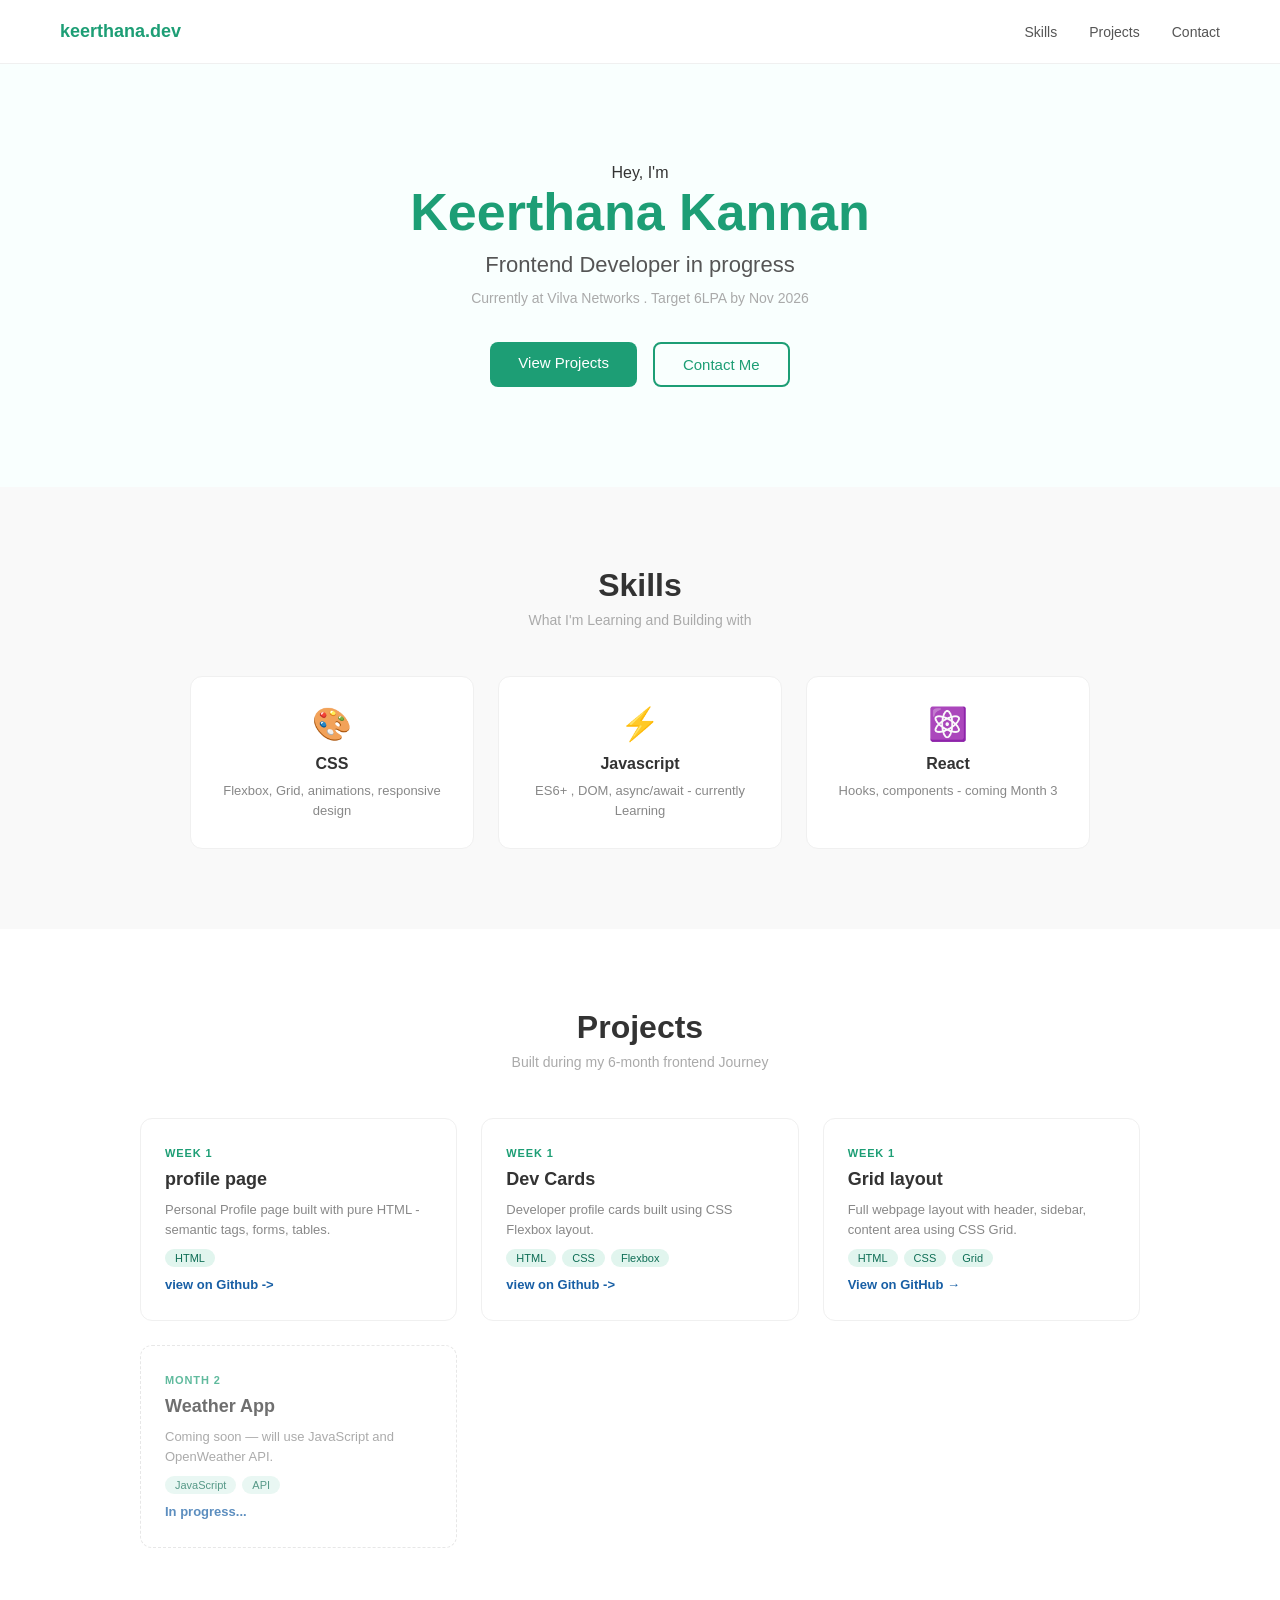
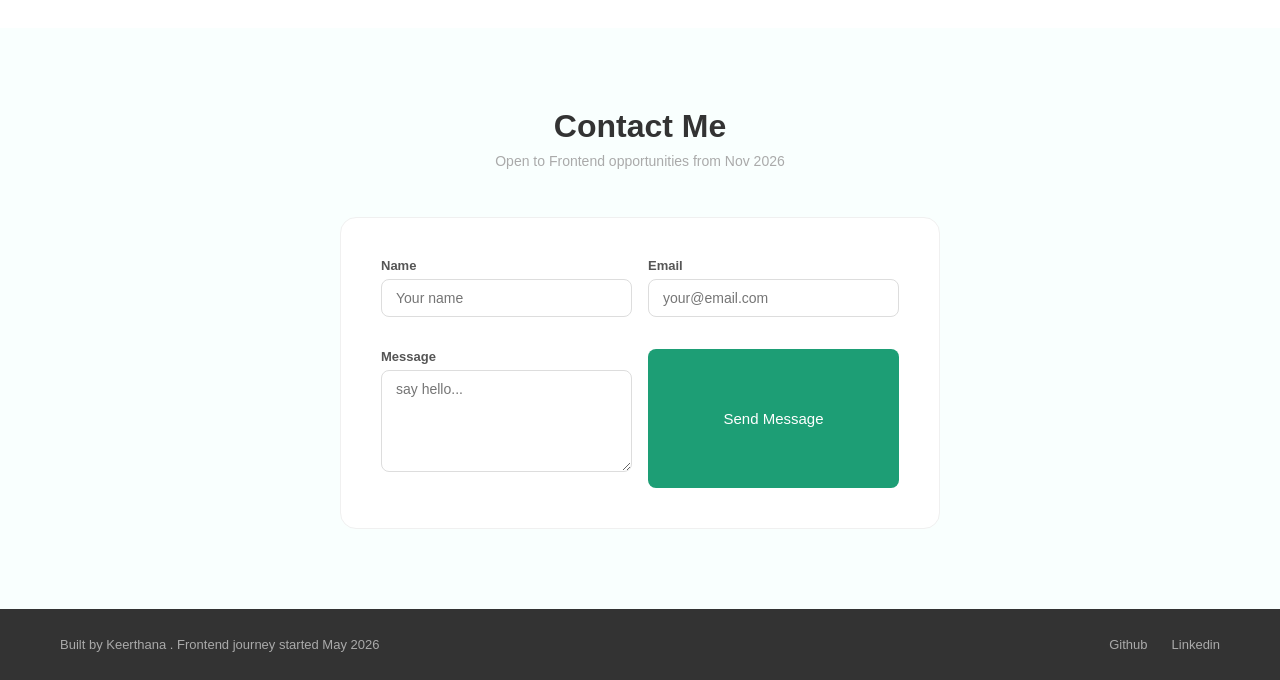
<file: Portfolio/index.html>
<!DOCTYPE html>
<html lang="en">

<head>
    <meta charset="UTF-8">
    <meta name="viewport" content="width=device-width, initial-scale=1.0">
    <title>Keerthana</title>
    <link rel="stylesheet" href="style.css">
</head>

<body>
    <nav class="nav">
        <div class="nav-logo">keerthana.dev</div>
        <div class="nav-links">
            <a href="#skills">Skills</a>
            <a href="#projects">Projects</a>
            <a href="#contact">Contact</a>
        </div>
    </nav>

    <section class="hero">
        <p>Hey, I'm</p>
        <h1>Keerthana Kannan</h1>
        <h2>Frontend Developer in progress</h2>
        <p class="hero-sub">Currently at Vilva Networks . Target 6LPA by Nov 2026</p>
        <div class="hero-btns">
            <a href="#projects" class="btn-primary">View Projects</a>
            <a href="#contact" class="btn-outline">Contact Me</a>
        </div>
    </section>

    <section class="skills" id="skills">
        <h2 class="section-title">Skills</h2>
        <p class="section-sub">What I'm Learning and Building with</p>
        <div class="skills-grid">
            <div class="skill-card">
                <div class="skill-icon">🎨</div>
                <h3>CSS</h3>
                <p>Flexbox, Grid, animations, responsive design</p>
            </div>

            <div class="skill-card">
                <div class="skill-icon">⚡</div>
                <h3>Javascript</h3>
                <p>ES6+ , DOM, async/await - currently Learning</p>
            </div>

            <div class="skill-card">
                <div class="skill-icon">⚛️</div>
                <h3>React</h3>
                <p>Hooks, components - coming Month 3</p>
            </div>


        </div>
    </section>

    <section class="projects" id="projects">
        <h2 class="section-title">Projects</h2>
        <p class="section-sub">Built during my 6-month frontend Journey</p>
        <div class="projects-grid">
            <div class="project-card">
                <div class="project-header">week 1</div>
                <h3>profile page</h3>
                <p>Personal Profile page built with pure HTML - semantic tags, forms, tables.</p>
                <div class="project-tags">
                    <span>HTML</span>
                </div>
                <a href="#" class="project-link">view on Github -></a>
            </div>

            <div class="project-card">
                <div class="project-header">Week 1</div>
                <h3>Dev Cards</h3>
                <p>Developer profile cards built using CSS Flexbox layout.</p>
                <div class="project-tags">
                    <span>HTML</span>
                    <span>CSS</span>
                    <span>Flexbox</span>
                </div>
                <a href="#" class="project-link">view on Github -></a>
            </div>

            <div class="project-card">
                <div class="project-header">Week 1</div>
                <h3>Grid layout</h3>
                <p>Full webpage layout with header, sidebar, content area using CSS Grid.</p>
                <div class="project-tags">
                    <span>HTML</span>
                    <span>CSS</span>
                    <span>Grid</span>
                </div>
                <a href="#" class="project-link">View on GitHub →</a>
            </div>

            <div class="project-card coming">
                <div class="project-header">Month 2</div>
                <h3>Weather App</h3>
                <p>Coming soon — will use JavaScript and OpenWeather API.</p>
                <div class="project-tags">
                    <span>JavaScript</span>
                    <span>API</span>
                </div>
                <a href="#" class="project-link">In progress...</a>
            </div>
        </div>
    </section>

    <section class="contact" id="contact">
        <h2 class="section-title">Contact Me</h2>
        <p class="section-sub">Open to Frontend opportunities from Nov 2026</p>
        <div class="contact-box">
            <form class="contact-from">
                <div class="form-row">
                    <div class="form-group">
                        <label>Name</label>
                        <input type="text" placeholder="Your name">
                    </div>

                    <div class="form-group">
                        <label>Email</label>
                        <input type="email" placeholder="your@email.com">
                    </div>

                    <div class="form-group">
                        <label>Message</label>
                        <textarea rows="5" placeholder="say hello..."></textarea>
                    </div>
                    <button type="submit">Send Message</button>
                </div>
            </form>
        </div>
    </section>

    <footer class="footer">
        <p>Built by Keerthana . Frontend journey started May 2026</p>
        <div class="footer-links">
            <a href="#">Github</a>
            <a href="#">Linkedin</a>
        </div>
    </footer>
</body>

</html>
</file>
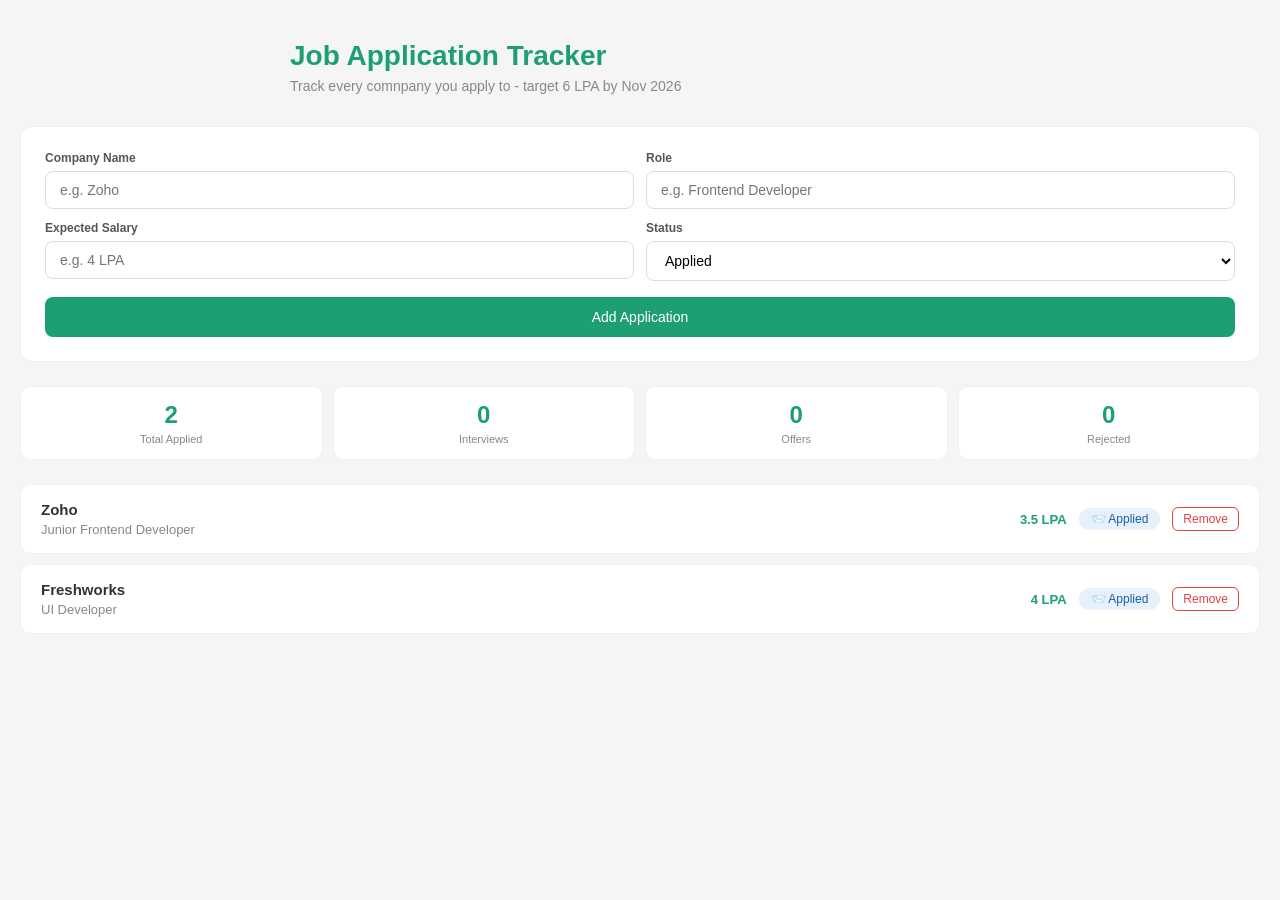
<file: job-tracker.html>
<!DOCTYPE html>
<html lang="en">

<head>
    <meta charset="UTF-8">
    <meta name="viewport" content="width=device-width, initial-scale=1.0">
    <title>Job Tracker</title>
    <style>
        * {
            margin: 0;
            padding: 0;
            box-sizing: border-box;
        }

        body {
            font-family: Arial, Helvetica, sans-serif;
            background-color: #f5f5f5;
            padding: 40px 20px;
        }

        .container {
            max-width: 700px;
            margin: 0 auto;
        }

        h1 {
            font-size: 28px;
            color: #1d9e75;
            margin-bottom: 6px;
        }

        .subtitle {
            font-size: 14px;
            color: #888888;
            margin-bottom: 32px;
        }

        .input-box {
            background: white;
            border-radius: 12px;
            padding: 24px;
            margin-bottom: 24px;
            border: 1px solid #f0f0f0;
        }

        .input-row {
            display: grid;
            grid-template-columns: 1fr 1fr;
            gap: 12px;
            margin-bottom: 12px;
        }

        .form-group {
            display: flex;
            flex-direction: column;
            gap: 6px;
        }

        label {
            font-size: 12px;
            font-weight: bold;
            color: #555555;
        }

        input,
        select {
            padding: 10px 14px;
            border: 1px solid #dddddd;
            border-radius: 8px;
            font-size: 14px;
            background: white;
        }

        input:focus,
        select:focus {
            outline: none;
            border-color: #1d9e75;
        }

        .add-btn {
            width: 100%;
            padding: 12px;
            background-color: #1d9e75;
            color: white;
            border: none;
            border-radius: 8px;
            font-size: 14px;
            cursor: pointer;
            margin-top: 4px;
        }

        .add-btn:hover {
            background-color: #0f6e56;
        }

        .stats {
            display: grid;
            grid-template-columns: repeat(4, 1fr);
            gap: 10px;
            margin-bottom: 24px;
        }

        .stat-card {
            background: white;
            border-radius: 10px;
            padding: 14px;
            text-align: center;
            border: 1px solid #f0f0f0;
        }

        .stat-number {
            font-size: 24px;
            font-weight: bold;
            color: #1d9e75;
        }

        .stat-label {
            font-size: 11px;
            color: #888888;
            margin-top: 4px;
        }

        .jobs-list {
            display: flex;
            flex-direction: column;
            gap: 10px;
        }

        .job-card {
            background: white;
            border-radius: 10px;
            padding: 16px 20px;
            border: 1px solid #f0f0f0;
            display: flex;
            justify-content: space-between;
            align-items: center;
            gap: 12px;
        }

        .job-info {
            flex: 1;
        }

        .job-company {
            font-size: 15px;
            font-weight: bold;
            color: #333333;
            margin-bottom: 4px;
        }

        .job-role {
            font-size: 13px;
            color: #888888;
        }

        .job-salary {
            font-size: 13px;
            color: #1d9e75;
            font-weight: bold;
        }

        .job-status {
            font-size: 12px;
            padding: 4px 12px;
            border-radius: 99px;
            font-weight: 500;
            white-space: nowrap;
        }

        .status-applied {
            background: #e6f1fb;
            color: #185fa5;
        }

        .status-interview {
            background: #faeeda;
            color: #854f0b;
        }

        .status-rejected {
            background: #fbeaf0;
            color: #993556;
        }

        .status-offer {
            background: #e1f5ee;
            color: #0f6e56;
        }

        .delete-btn {
            background: none;
            color: #dd4444;
            border: 1px solid #dd4444;
            padding: 4px 10px;
            border-radius: 6px;
            font-size: 12px;
            cursor: pointer;
            white-space: nowrap;
        }


        .delete-btn:hover {
            background: #dd4444;
            color: white;
        }

        .empty {
            text-align: center;
            color: #aaaaaa;
            font-size: 14px;
            padding: 40px;
            background: white;
            border-radius: 10px;
        }
    </style>
</head>

<body>
    <div class="container">
        <h1>Job Application Tracker</h1>
        <p class="subtitle">Track every comnpany you apply to - target 6 LPA by Nov 2026</p>
    </div>

    <div class="input-box">
        <div class="input-row">
            <div class="form-group">
                <label>Company Name</label>
                <input type="text" id="company-input" placeholder="e.g. Zoho">
            </div>
            <div class="form-group">
                <label>Role</label>
                <input type="text" id="role-input" placeholder="e.g. Frontend Developer">
            </div>
        </div>
        <div class="input-row">
            <div class="form-group">
                <label>Expected Salary</label>
                <input type="text" id="salary-input" placeholder="e.g. 4 LPA">
            </div>
            <div class="form-group">
                <label>Status</label>
                <select id="status-select">
                    <option value="applied">Applied</option>
                    <option value="interview">Interview</option>
                    <option value="offer">Offer</option>
                    <option value="rejected">Rejected</option>
                </select>
            </div>
        </div>
        <button class="add-btn" onclick="addJob()">Add Application</button>
    </div>

    <!-- Stats -->
    <div class="stats">
        <div class="stat-card">
            <div class="stat-number" id="total-count">0</div>
            <div class="stat-label">Total Applied</div>
        </div>
        <div class="stat-card">
            <div class="stat-number" id="interview-count">0</div>
            <div class="stat-label">Interviews</div>
        </div>
        <div class="stat-card">
            <div class="stat-number" id="offer-count">0</div>
            <div class="stat-label">Offers</div>
        </div>
        <div class="stat-card">
            <div class="stat-number" id="rejected-count">0</div>
            <div class="stat-label">Rejected</div>
        </div>
    </div>

    <!-- Jobs list -->
    <div class="jobs-list" id="jobs-list">
        <div class="empty">No applications yet. Start applying and track here!</div>
    </div>
    </div>


    <script>
        // Your job applications data
        let jobs = [
            { id: 1, company: "Zoho", role: "Junior Frontend Developer", salary: "3.5 LPA", status: "applied" },
            { id: 2, company: "Freshworks", role: "UI Developer", salary: "4 LPA", status: "applied" },
        ]

        // Render all jobs
        function renderJobs() {
            const list = document.getElementById("jobs-list")

            if (jobs.length === 0) {
                list.innerHTML = '<div class="empty">No applications yet. Start applying!</div>'
                updateStats()
                return
            }

            // Using map + arrow function to build HTML
            list.innerHTML = jobs.map(job => `
          <div class="job-card">
            <div class="job-info">
              <div class="job-company">${job.company}</div>
              <div class="job-role">${job.role}</div>
            </div>
            <div class="job-salary">${job.salary}</div>
            <span class="job-status status-${job.status}">
              ${job.status === "applied" ? "📨 Applied" :
                    job.status === "interview" ? "🔥 Interview" :
                        job.status === "offer" ? "✅ Offer" : "❌ Rejected"}
            </span>
            <button class="delete-btn" onclick="deleteJob(${job.id})">Remove</button>
          </div>
        `).join("")

            updateStats()
        }

        // Add new job using a function
        function addJob() {
            const company = document.getElementById("company-input").value.trim()
            const role = document.getElementById("role-input").value.trim()
            const salary = document.getElementById("salary-input").value.trim()
            const status = document.getElementById("status-select").value

            // Validation using if statement
            if (company === "" || role === "") {
                alert("Please enter company name and role!")
                return
            }

            const newJob = {
                id: Date.now(),
                company: company,
                role: role,
                salary: salary || "Not specified",
                status: status
            }

            jobs.push(newJob)

            // Clear inputs using a loop
            const inputs = ["company-input", "role-input", "salary-input"]
            inputs.forEach(id => {
                document.getElementById(id).value = ""
            })

            renderJobs()
        }

        // Delete job using filter
        function deleteJob(id) {
            jobs = jobs.filter(job => job.id !== id)
            renderJobs()
        }

        // Update stats using filter + loop
        function updateStats() {
            document.getElementById("total-count").textContent = jobs.length

            // Count each status using filter
            const statuses = ["interview", "offer", "rejected"]
            const ids = ["interview-count", "offer-count", "rejected-count"]

            for (let i = 0; i < statuses.length; i++) {
                const count = jobs.filter(job => job.status === statuses[i]).length
                document.getElementById(ids[i]).textContent = count
            }
        }

        // Enter key to add
        document.getElementById("company-input").addEventListener("keypress", (e) => {
            if (e.key === "Enter") addJob()
        })

        renderJobs()
    </script>
</body>

</html>
</file>
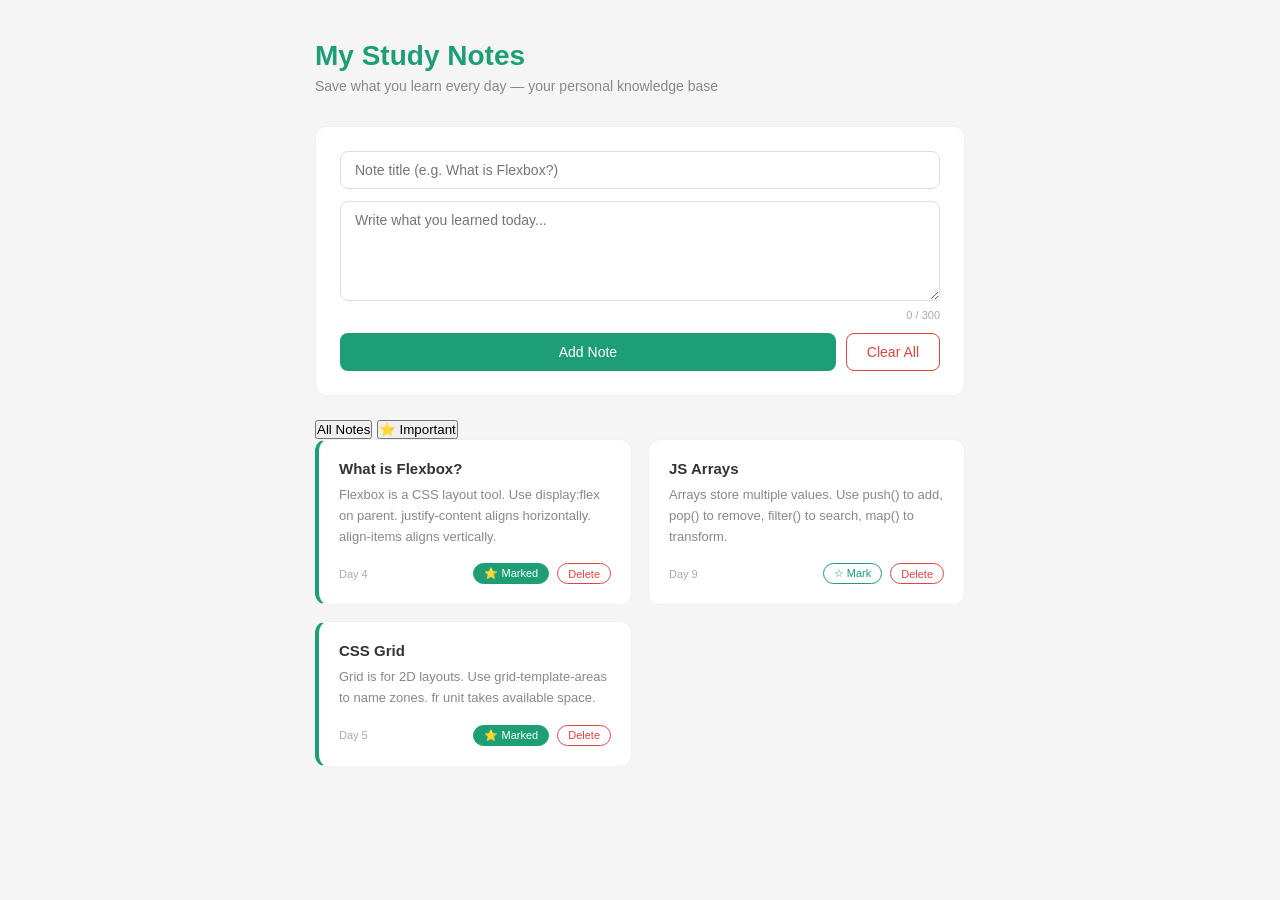
<file: notes.html>
<!DOCTYPE html>
<html lang="en">

<head>
    <meta charset="UTF-8">
    <meta name="viewport" content="width=device-width, initial-scale=1.0">
    <title>My Notes</title>
    <style>
        * {
            margin: 0;
            padding: 0;
            box-sizing: border-box;
        }

        body {
            font-family: Arial, Helvetica, sans-serif;
            background-color: #f5f5f5;
            padding: 40px 20px;
        }

        .container {
            max-width: 650px;
            margin: 0 auto;
        }

        h1 {
            font-size: 28px;
            color: #1d9e75;
            margin-bottom: 6px;
        }

        .subtitle {
            font-size: 14px;
            color: #888888;
            margin-bottom: 32px;
        }

        .input-box {
            background: white;
            border-radius: 12px;
            padding: 24px;
            margin-bottom: 24px;
            border: 1px solid #f0f0f0;
        }

        .input-box input {
            width: 100%;
            padding: 10px 14px;
            border: 1px solid #dddddd;
            border-radius: 8px;
            font-size: 14px;
            margin-bottom: 12px;
        }

        .input-box textarea {
            width: 100%;
            padding: 10px 14px;
            border: 1px solid #dddddd;
            border-radius: 8px;
            font-size: 14px;
            font-family: Arial, Helvetica, sans-serif;
            resize: vertical;
            min-height: 100px;
            margin-bottom: 12px;
        }

        input:focus,
        textarea:focus {
            outline: none;
            border-color: #1d9e75;
        }

        .btn-row {
            display: flex;
            gap: 10px;
        }

        .btn-add {
            flex: 1;
            padding: 10px;
            background: #1d9e75;
            color: white;
            border: none;
            border-radius: 8px;
            font-size: 14px;
            cursor: pointer;
        }

        .btn-add:hover {
            background: #0f6e56;
        }

        .btn-clear {
            padding: 10px 20px;
            background: white;
            color: #dd4444;
            border: 1px solid #dd4444;
            border-radius: 8px;
            font-size: 14px;
            cursor: pointer;
        }

        .btn-clear:hover {
            background: #dd4444;
            color: white;
        }

        .fliter-row {
            display: flex;
            gap: 8px;
            margin-bottom: 20px;
            flex-wrap: wrap;
        }

        .fliter-btn {
            padding: 6px 16px;
            border-radius: 99px;
            border: 1px solid #dddddd;
            background: white;
            font-size: 13px;
            color: #555555;
            cursor: pointer;
        }

        .fliter-btn.active {
            background: #1d9e75;
            border-color: #1d9e75;
            color: white;
        }

        .notes-grid {
            display: grid;
            grid-template-columns: repeat(auto-fill, minmax(280px, 1fr));
            gap: 16px;
        }

        .note-card {
            background: white;
            border-radius: 12px;
            padding: 20px;
            border: 1px solid #f0f0f0;
            position: relative;
            transition: transform 0.2s;
        }

        .note-card:hover {
            transform: translateY(-2px);
        }

        .note-card.important {
            border-left: 4px solid #1d9e75;
        }

        .note-title {
            font-size: 15px;
            font-weight: bold;
            color: #333333;
            margin-bottom: 8px;
        }

        .note-body {
            font-size: 13px;
            color: #888888;
            line-height: 1.6;
            margin-bottom: 16px;
        }

        .note-footer {
            display: flex;
            justify-content: space-between;
            align-items: center;
        }

        .note-date {
            font-size: 11px;
            color: #aaaaaa;
        }

        .note-actions {
            display: flex;
            gap: 8px;
        }

        .btn-important {
            font-size: 11px;
            padding: 3px 10px;
            border-radius: 99px;
            border: 1px solid #1d9e75;
            color: #1d9e75;
            background: white;
            cursor: pointer;
        }

        .btn-important.marked {
            background: #1d9e75;
            color: white;
        }

        .btn-delete {
            font-size: 11px;
            padding: 3px 10px;
            border-radius: 99px;
            border: 1px solid #dd4444;
            color: #dd4444;
            background: white;
            cursor: pointer;
        }

        .btn-delete:hover {
            background: #dd4444;
            color: white;
        }

        .empty {
            text-align: center;
            color: #aaaaaa;
            font-size: 14px;
            padding: 40px;
            background: white;
            border-radius: 12px;
            grid-column: 1 / -1;
        }

        .char-count {
            font-size: 11px;
            color: #aaaaaa;
            text-align: right;
            margin-top: -8px;
            margin-bottom: 12px;
        }

        .char-count.warning {
            color: #ba7517;
        }

        .char-count.danger {
            color: #dd4444;

        }
    </style>
</head>

<body>
    <div class="container">
        <h1>My Study Notes</h1>
        <p class="subtitle">Save what you learn every day — your personal knowledge base</p>

        <!-- Input -->
        <div class="input-box">
            <input type="text" id="note-title" placeholder="Note title (e.g. What is Flexbox?)">
            <textarea id="note-body" placeholder="Write what you learned today..."></textarea>
            <div class="char-count" id="char-count">0 / 300</div>
            <div class="btn-row">
                <button class="btn-add" id="add-btn">Add Note</button>
                <button class="btn-clear" id="clear-btn">Clear All</button>
            </div>
        </div>

        <!-- Filter buttons -->
        <div class="filter-row">
            <button class="filter-btn active" data-filter="all">All Notes</button>
            <button class="filter-btn" data-filter="important">⭐ Important</button>
        </div>

        <!-- Notes grid -->
        <div class="notes-grid" id="notes-grid"></div>
    </div>

    <script>
        // Data
        let notes = [
            {
                id: 1,
                title: "What is Flexbox?",
                body: "Flexbox is a CSS layout tool. Use display:flex on parent. justify-content aligns horizontally. align-items aligns vertically.",
                date: "Day 4",
                important: true
            },
            {
                id: 2,
                title: "JS Arrays",
                body: "Arrays store multiple values. Use push() to add, pop() to remove, filter() to search, map() to transform.",
                date: "Day 9",
                important: false
            },
            {
                id: 3,
                title: "CSS Grid",
                body: "Grid is for 2D layouts. Use grid-template-areas to name zones. fr unit takes available space.",
                date: "Day 5",
                important: true
            }
        ]

        let currentFilter = "all"

        // Get DOM elements using querySelector
        const titleInput = document.querySelector("#note-title")
        const bodyInput = document.querySelector("#note-body")
        const notesGrid = document.querySelector("#notes-grid")
        const charCount = document.querySelector("#char-count")
        const addBtn = document.querySelector("#add-btn")
        const clearBtn = document.querySelector("#clear-btn")

        // Render notes
        function renderNotes() {
            // Filter based on current filter
            let filteredNotes = notes

            if (currentFilter === "important") {
                filteredNotes = notes.filter(note => note.important)
            }

            if (filteredNotes.length === 0) {
                notesGrid.innerHTML = '<div class="empty">No notes here yet. Add your first note!</div>'
                return
            }

            // Build each note card using createElement
            notesGrid.innerHTML = ""

            filteredNotes.forEach(note => {
                // Create card element
                const card = document.createElement("div")
                card.className = "note-card"

                // Add important class if marked
                if (note.important) {
                    card.classList.add("important")
                }

                // Set inner HTML
                card.innerHTML = `
            <div class="note-title">${note.title}</div>
            <div class="note-body">${note.body}</div>
            <div class="note-footer">
              <span class="note-date">${note.date}</span>
              <div class="note-actions">
                <button class="btn-important ${note.important ? 'marked' : ''}"
                  onclick="toggleImportant(${note.id})">
                  ${note.important ? "⭐ Marked" : "☆ Mark"}
                </button>
                <button class="btn-delete" onclick="deleteNote(${note.id})">Delete</button>
              </div>
            </div>
          `

                // Append to grid using appendChild
                notesGrid.appendChild(card)
            })
        }

        // Add note
        function addNote() {
            const title = titleInput.value.trim()
            const body = bodyInput.value.trim()

            if (title === "" || body === "") {
                alert("Please fill in both title and note!")
                return
            }

            const newNote = {
                id: Date.now(),
                title: title,
                body: body,
                date: new Date().toLocaleDateString("en-IN"),
                important: false
            }

            notes.push(newNote)
            titleInput.value = ""
            bodyInput.value = ""
            charCount.textContent = "0 / 300"
            charCount.className = "char-count"

            renderNotes()
        }

        // Delete note
        function deleteNote(id) {
            notes = notes.filter(note => note.id !== id)
            renderNotes()
        }

        // Toggle important
        function toggleImportant(id) {
            notes = notes.map(note => {
                if (note.id === id) {
                    return { ...note, important: !note.important }
                }
                return note
            })
            renderNotes()
        }

        // Character counter using addEventListener
        bodyInput.addEventListener("input", function () {
            const count = bodyInput.value.length
            charCount.textContent = count + " / 300"

            // classList manipulation
            charCount.className = "char-count"
            if (count > 200) charCount.classList.add("warning")
            if (count > 270) charCount.classList.add("danger")
        })

        // Add button click
        addBtn.addEventListener("click", addNote)

        // Clear all
        clearBtn.addEventListener("click", function () {
            if (notes.length === 0) return
            const confirm = window.confirm("Delete all notes?")
            if (confirm) {
                notes = []
                renderNotes()
            }
        })

        // Enter key on title
        titleInput.addEventListener("keypress", function (e) {
            if (e.key === "Enter") {
                bodyInput.focus()
            }
        })

        // Filter buttons using querySelectorAll
        const filterBtns = document.querySelectorAll(".filter-btn")

        filterBtns.forEach(btn => {
            btn.addEventListener("click", function () {
                // Remove active from all
                filterBtns.forEach(b => b.classList.remove("active"))
                // Add active to clicked
                btn.classList.add("active")
                // Update filter
                currentFilter = btn.dataset.filter
                renderNotes()
            })
        })

        // Start
        renderNotes()
    </script>

</body>

</html>
</file>
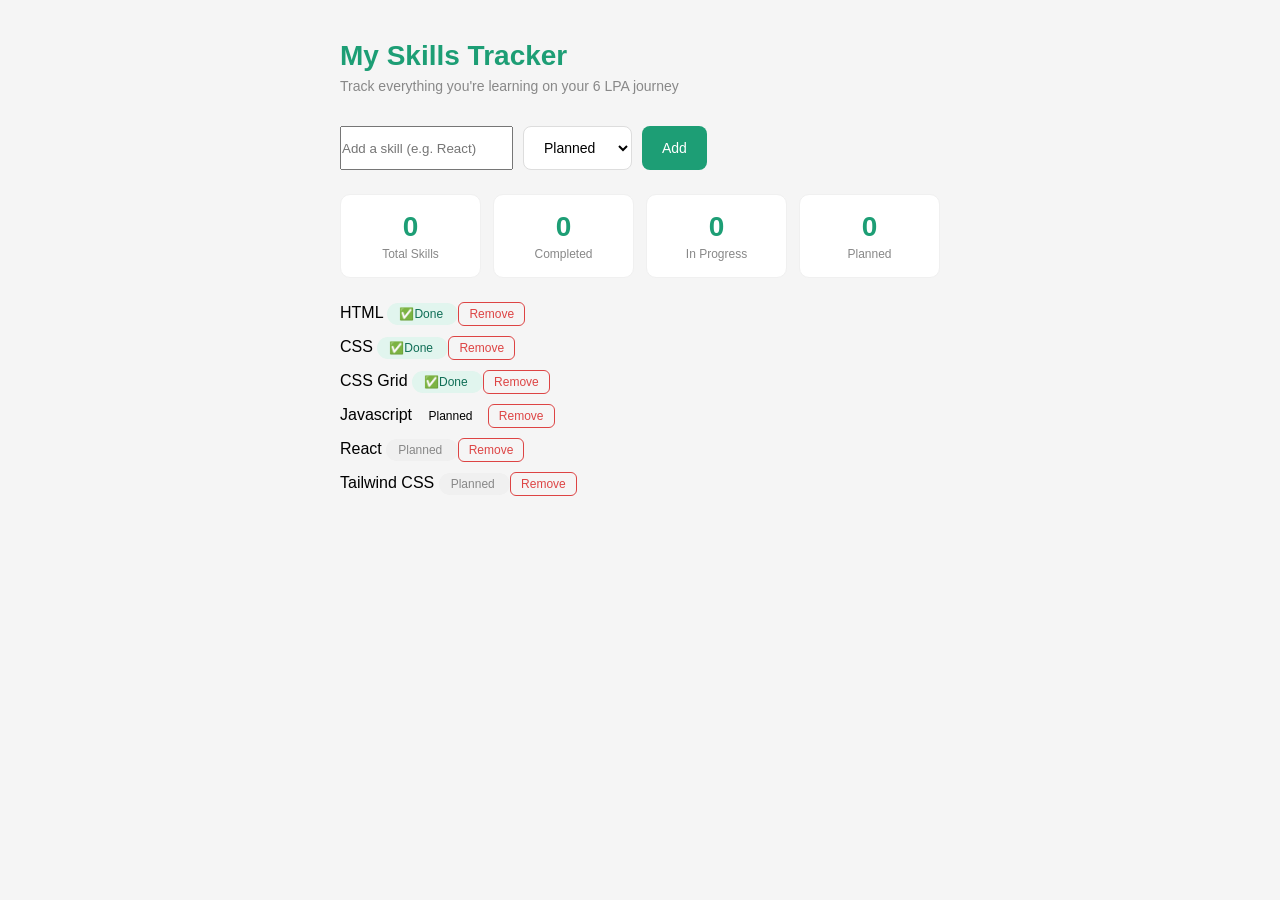
<file: skills-tracker.html>
<!DOCTYPE html>
<html lang="en">

<head>
    <meta charset="UTF-8">
    <meta name="viewport" content="width=device-width, initial-scale=1.0">
    <title>Skill Tracker</title>
    <style>
        * {
            margin: 0;
            padding: 0;
            box-sizing: border-box;
        }

        body {
            font-family: Arial, Helvetica, sans-serif;
            background-color: #f5f5f5;
            padding: 40px 20px;
        }

        .container {
            max-width: 600px;
            margin: 0 auto;
        }

        h1 {
            font-size: 28px;
            color: #1d9e75;
            margin-bottom: 6px;
        }

        .subtitle {
            font-size: 14px;
            color: #888888;
            margin-bottom: 32px;
        }

        .input-row {
            display: flex;
            gap: 10px;
            margin-bottom: 24px;
        }

        .input {
            flex: 1;
            padding: 12px 6px;
            border: 1px solid #dddddd;
            border-radius: 8px;
            font-size: 14px;
        }

        input:focus {
            outline: none;
            border-color: #1d9e75;
        }

        select {
            padding: 12px 16px;
            border: 1px solid #dddddd;
            border-radius: 8px;
            font-size: 14px;
            background: white;
        }

        button {
            padding: 12px 20px;
            background-color: #1d9e75;
            color: white;
            border: none;
            border-radius: 8px;
            font-size: 14px;
            cursor: pointer;
        }

        button:hover {
            background-color: #0f6e56;
        }

        .stats {
            display: grid;
            grid-template-columns: repeat(4, 1fr);
            gap: 12px;
            margin-bottom: 24px;
        }

        .stat-card {
            background: white;
            border-radius: 10px;
            padding: 16px;
            text-align: center;
            border: 1px solid #f0f0f0;
        }

        .stat-number {
            font-size: 28px;
            font-weight: bold;
            color: #1d9e75;
        }

        .stat-label {
            font-size: 12px;
            color: #888888;
            margin-top: 4px;
        }

        .skills-list {
            display: flex;
            flex-direction: column;
            gap: 10px;
        }

        .skill-item {
            background: white;
            border-radius: 10px;
            padding: 16px 20px;
            display: flex;
            justify-content: space-between;
            align-items: center;
            border: 1px solid #f0f0f0;
        }

        .skill-name {
            font-size: 15px;
            font-weight: bold;
            color: #333333;
        }

        .skill-status {
            font-size: 12px;
            padding: 4px 12px;
            border-radius: 99px;
            font-weight: 500;
        }

        .status-done {
            background: #e1f5ee;
            color: #0f6e56;
        }

        .status-learning {
            background: #faeeda;
            color: #854f0b;
        }

        .status-planned {
            background: #f0f0f0;
            color: #888888;
        }

        .delete-btn {
            background: none;
            color: #dd4444;
            border: 1px solid #dd4444;
            padding: 4px 10px;
            border-radius: 6px;
            font-size: 12px;
            cursor: pointer;
        }

        .delete-btn:hover {
            background: #dd4444;
            color: white;
        }

        .empty {
            text-align: center;
            color: #aaaaaa;
            font-size: 14px;
            padding: 40px;
        }
    </style>
</head>

<body>
    <div class="container">
        <h1>My Skills Tracker</h1>
        <p class="subtitle">Track everything you're learning on your 6 LPA journey</p>

        <!--Input row -->
        <div class="input-row">
            <input type="text" id="skill-input" placeholder="Add a skill (e.g. React)">
            <select id="status-select">
                <option value="planned">Planned</option>
                <option value="learning">Learning</option>
                <option value="done">Done</option>
            </select>
            <button onclick="addSkill()">Add</button>
        </div>

        <!--Stats-->
        <div class="stats">
            <div class="stat-card">
                <div class="stat-number" id="total-count">0</div>
                <div class="stat-label">Total Skills</div>
            </div>

            <div class="stat-card">
                <div class="stat-number" id="done-count">0</div>
                <div class="stat-label">Completed</div>
            </div>

            <div class="stat-card">
                <div class="stat-number" id="learning-count">0</div>
                <div class="stat-label">In Progress</div>
            </div>

            <div class="stat-card">
                <div class="stat-number" id="learning-count">0</div>
                <div class="stat-label">Planned</div>
            </div>
        </div>

        <!--Skill list-->
        <div class="skills-list" id="skills-list">
            <div class="empty">No Skills added Yet. Add Your first skill above!</div>
        </div>
    </div>

    <script>
        let skills = [
            { id: 1, name: "HTML", status: "done" },
            { id: 2, name: "CSS", status: "done" },
            { id: 3, name: "CSS Grid", status: "done" },
            { id: 4, name: "Javascript", status: "Learning" },
            { id: 5, name: "React", status: "planned" },
            { id: 6, name: "Tailwind CSS", status: "planned"},
        ]

        function renderSkills() {
            const list = document.getElementById("skills-list")

            if (skills.length === 0) {
                list.innerHTML = '<div class="empty">No Skills added yet!</div>'
                updateStats()
                return
            }

            list.innerHTML = skills.map(function (skill) {
                return `
                         <div class="skill-item>
                         <span class="skill-name">${skill.name}</span>
                         <span class="skill-status status-${skill.status}">
                        ${skill.status === "done" ? "✅Done" :
                        skill.status === "learning" ? "Learning" : "Planned"}
                        </span>
                        <button class="delete-btn" onclick="deleteSkill(${skill.id})">Remove</button>
                        </div>`
            }).join("")


            updateStats()
        }


        function addSkill() {
            const input = document.getElementById("skill-input")
            const select = document.getElementById("status-select")

            const skillName = input.value.trim()

            if (skillName === "") {
                alert("Please enter a skill name!")
                return
            }

            const newSkill = {
                id: Date.now(),
                name: skillName,
                status: select.value
            }

            skills.push(newSkill)

            input.value = ""

            renderSkills()
        }

        function deleteSkill(id) {
            skills = skills.filter(function(skill) {
                return skill.id !== id
            })

            renderSkills ()
        }


        function updateStatus() {
            document.getElementById("total-count").textContent = skills.length

            const doneSkills = skills.filter(function(s) {
                return s.status === "done"
            })

            document.getElementById("done-count").textContent = doneSkills.length

            const learningSkills = skills.filter(function(s) {
                return s.status === "learning"
            })

            document.getElementById("learning-count").textContent = learningSkills.length
            
        }

        document.getElementById("skill-input").addEventListener("keypress",function(e){
            if (e.key === "Enter") {
                addskill()
            }
        })

        renderSkills()

    </script>
</body>

</html>
</file>
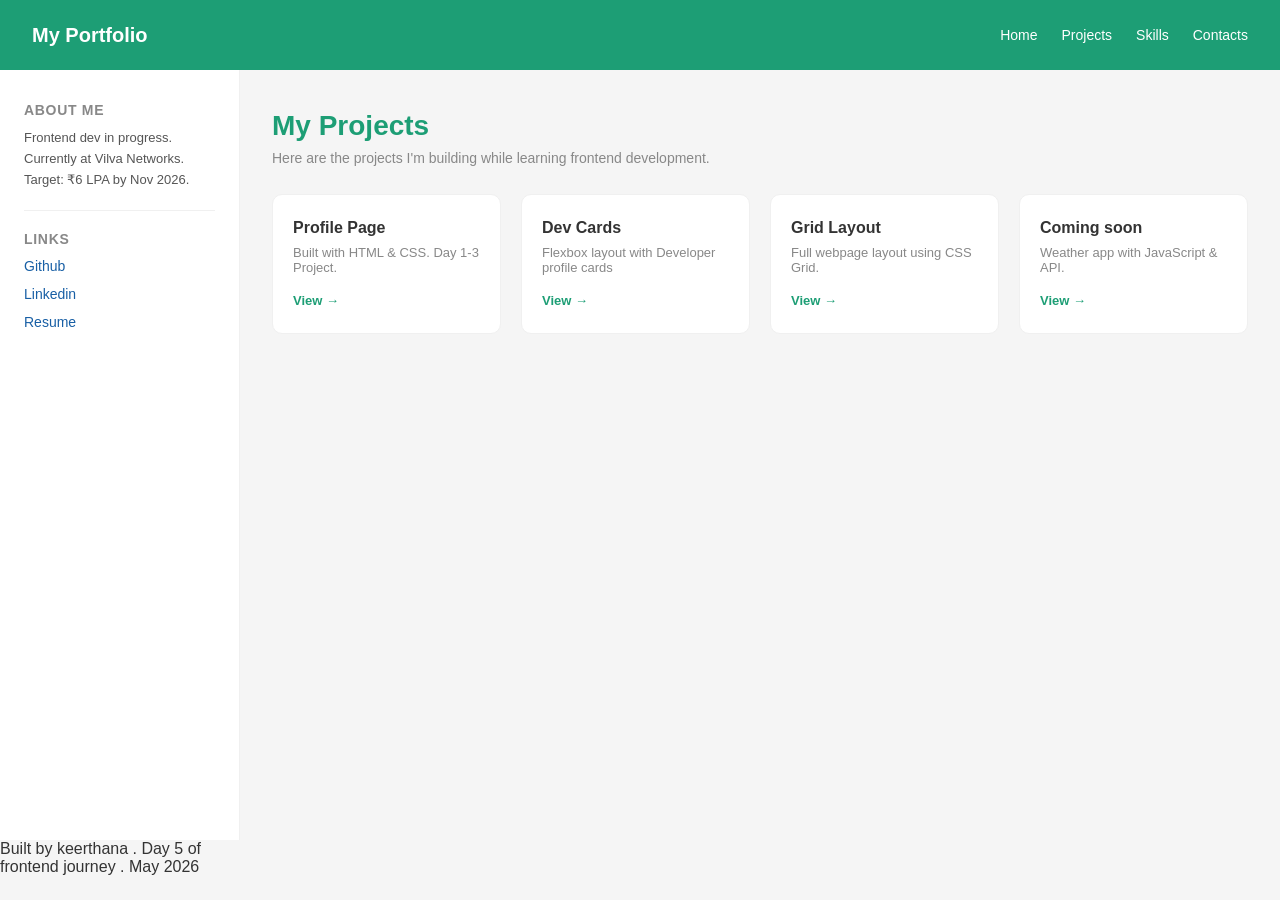
<file: full-webpage-layout/layout.html>
<!DOCTYPE html>
<html lang="en">

<head>
    <meta charset="UTF-8">
    <meta name="viewport" content="width=device-width, initial-scale=1.0">
    <title>Grid layouts</title>
    <link rel="stylesheet" href="layout.css">
</head>

<body>
    <div class="page">

        <header class="header">
            <div class="logo">My Portfolio</div>
            <nav class="nav">
                <a href="#">Home</a>
                <a href="#">Projects</a>
                <a href="#">Skills</a>
                <a href="#">Contacts</a>
            </nav>
        </header>

        <aside class="sidebar">
            <h3>About me</h3>
            <p>Frontend dev in progress. Currently at Vilva Networks. Target: ₹6 LPA by Nov 2026.</p>
            <hr>
            <h3>Links</h3>
            <ul>
                <li><a href="#">Github</a></li>
                <li><a href="#">Linkedin</a></li>
                <li><a href="#">Resume</a></li>
            </ul>
        </aside>

        <main class="main">
            <h1>My Projects</h1>
            <p>Here are the projects I'm building while learning frontend development.</p>

            <div class="projects">
                <div class="project-card">
                    <h3>Profile Page</h3>
                    <p>Built with HTML & CSS. Day 1-3 Project.</p>
                    <a href="#">View →</a>
                </div>

                <div class="project-card">
                    <h3>Dev Cards</h3>
                    <p>Flexbox layout with Developer profile cards</p>
                    <a href="#">View →</a>
                </div>

                <div class="project-card">
                    <h3>Grid Layout</h3>
                    <p>Full webpage layout using CSS Grid.</p>
                    <a href="#">View →</a>
                </div>

                <div class="project-card">
                    <h3>Coming soon</h3>
                    <p>Weather app with JavaScript & API.</p>
                    <a href="#">View →</a>
                </div>
            </div>
        </main>

        <footer>
            <p>Built by keerthana . Day 5 of frontend journey . May 2026</p>
        </footer>
    </div>
</body>

</html>
</file>
<file: Portfolio/style.css>
* {
  margin: 0;
  padding: 0;
  box-sizing: border-box;
}

body {
  font-family: Arial, sans-serif;
  background-color: #ffffff;
  color: #333333;
}

/* NAV */
.nav {
  display: flex;
  justify-content: space-between;
  align-items: center;
  padding: 0 60px;
  height: 64px;
  border-bottom: 1px solid #f0f0f0;
  position: sticky;
  top: 0;
  background-color: #ffffff;
  z-index: 100;
}

.nav-logo {
  font-size: 18px;
  font-weight: bold;
  color: #1d9e75;
}

.nav-links {
  display: flex;
  gap: 32px;
}

.nav-links a {
  font-size: 14px;
  color: #555555;
  text-decoration: none;
}

.nav-links a:hover {
  color: #1d9e75;
}

/* HERO */
.hero {
  display: flex;
  flex-direction: column;
  align-items: center;
  justify-content: center;
  text-align: center;
  padding: 100px 20px;
  background-color: #f9fffe;
}

.hero-tag {
  font-size: 16px;
  color: #888888;
  margin-bottom: 12px;
}

.hero h1 {
  font-size: 52px;
  color: #1d9e75;
  margin-bottom: 10px;
}

.hero h2 {
  font-size: 22px;
  font-weight: 400;
  color: #555555;
  margin-bottom: 12px;
}

.hero-sub {
  font-size: 14px;
  color: #aaaaaa;
  margin-bottom: 36px;
}

.hero-btns {
  display: flex;
  gap: 16px;
}

.btn-primary {
  background-color: #1d9e75;
  color: white;
  padding: 12px 28px;
  border-radius: 8px;
  text-decoration: none;
  font-size: 15px;
}

.btn-primary:hover {
  background-color: #0f6e56;
}

.btn-outline {
  border: 2px solid #1d9e75;
  color: #1d9e75;
  padding: 12px 28px;
  border-radius: 8px;
  text-decoration: none;
  font-size: 15px;
}

.btn-outline:hover {
  background-color: #e1f5ee;
}

/* SHARED SECTION STYLES */
section {
  padding: 80px 60px;
}

.section-title {
  font-size: 32px;
  color: #333333;
  margin-bottom: 8px;
  text-align: center;
}

.section-sub {
  font-size: 14px;
  color: #aaaaaa;
  text-align: center;
  margin-bottom: 48px;
}

/* SKILLS */
.skills {
  background-color: #f9f9f9;
}

.skills-grid {
  display: grid;
  grid-template-columns: repeat(auto-fit, minmax(200px, 1fr));
  gap: 24px;
  max-width: 900px;
  margin: 0 auto;
}

.skill-card {
  background-color: #ffffff;
  border-radius: 12px;
  padding: 28px 24px;
  border: 1px solid #f0f0f0;
  text-align: center;
}

.skill-icon {
  font-size: 32px;
  margin-bottom: 12px;
}

.skill-card h3 {
  font-size: 16px;
  margin-bottom: 8px;
  color: #333333;
}

.skill-card p {
  font-size: 13px;
  color: #888888;
  line-height: 1.5;
}

/* PROJECTS */
.projects-grid {
  display: grid;
  grid-template-columns: repeat(auto-fit, minmax(240px, 1fr));
  gap: 24px;
  max-width: 1000px;
  margin: 0 auto;
}

.project-card {
  border-radius: 12px;
  padding: 28px 24px;
  border: 1px solid #f0f0f0;
  display: flex;
  flex-direction: column;
  gap: 10px;
}

.project-card.coming {
  border: 1px dashed #dddddd;
  opacity: 0.7;
}

.project-header {
  font-size: 11px;
  font-weight: bold;
  color: #1d9e75;
  text-transform: uppercase;
  letter-spacing: 0.08em;
}

.project-card h3 {
  font-size: 18px;
  color: #333333;
}

.project-card p {
  font-size: 13px;
  color: #888888;
  line-height: 1.5;
  flex: 1;
}

.project-tags {
  display: flex;
  flex-wrap: wrap;
  gap: 6px;
}

.project-tags span {
  background-color: #e1f5ee;
  color: #0f6e56;
  padding: 3px 10px;
  border-radius: 99px;
  font-size: 11px;
}

.project-link {
  font-size: 13px;
  color: #185fa5;
  text-decoration: none;
  font-weight: bold;
}

.project-link:hover {
  text-decoration: underline;
}

/* CONTACT */
.contact {
  background-color: #f9fffe;
}

.contact-box {
  max-width: 600px;
  margin: 0 auto;
  background-color: #ffffff;
  border-radius: 16px;
  padding: 40px;
  border: 1px solid #f0f0f0;
}

.form-row {
  display: grid;
  grid-template-columns: 1fr 1fr;
  gap: 16px;
}

.form-group {
  display: flex;
  flex-direction: column;
  gap: 6px;
  margin-bottom: 16px;
}

label {
  font-size: 13px;
  color: #555555;
  font-weight: bold;
}

input, textarea {
  padding: 10px 14px;
  border: 1px solid #dddddd;
  border-radius: 8px;
  font-size: 14px;
  font-family: Arial, sans-serif;
  color: #333333;
}

input:focus, textarea:focus {
  outline: none;
  border-color: #1d9e75;
}

button {
  width: 100%;
  background-color: #1d9e75;
  color: white;
  padding: 14px;
  border: none;
  border-radius: 8px;
  font-size: 15px;
  cursor: pointer;
}

button:hover {
  background-color: #0f6e56;
}

/* FOOTER */
.footer {
  background-color: #333333;
  color: #aaaaaa;
  padding: 28px 60px;
  display: flex;
  justify-content: space-between;
  align-items: center;
  font-size: 13px;
}

.footer-links {
  display: flex;
  gap: 24px;
}

.footer-links a {
  color: #aaaaaa;
  text-decoration: none;
}

.footer-links a:hover {
  color: #ffffff;
}
</file>
<file: full-webpage-layout/layout.css>
*{
    margin: 0;
    padding: 0;
    box-sizing: border-box;
}

body{
    font-family: Arial, Helvetica, sans-serif;
    background-color: #f5f5f5;
    color: #333333;
}

.page{
    display: grid;
    grid-template-columns: 240px 1fr;
    grid-template-rows: 70px 1fr 60px;
    grid-template-areas: 
    "header header"
    "sidebar main"
    "footer footer";
    min-height: 100vh;
}

.header{
    grid-area: header;
    background-color: #1d9e75;
    display: flex;
    justify-content: space-between;
    align-items: center;
    padding: 0 32px;
}

.logo{
    color: white;
    font-size: 20px;
    font-weight: bold;
}

.nav {
    display: flex;
    gap: 24px;
}

.nav a {
    color: white;
    text-decoration: none;
    font-size: 14px;
}

.nav a:hover{
    text-decoration: underline;
}

.sidebar {
    grid-area: sidebar;
    background-color: #ffffff;
    min-height: 100px;
    padding: 32px 24px;
    border-right: 1px solid #f0f0f0;
}

.sidebar h3{
    font-size: 14px;
    color: #888888;
    text-transform: uppercase;
    letter-spacing: 0.05em;
    margin-bottom: 10px;
}

.sidebar p {
    font-size:  13px;
    color: #555555;
    line-height: 1.6;
    margin-bottom: 20px;
}

.sidebar hr{
    border: none;
    border-top: 1px solid #f0f0f0;
    margin-bottom: 20px;
}

.sidebar ul {
    list-style: none;
    display: flex;
    flex-direction: column;
    gap: 10px;
}

.sidebar ul a {
    font-size: 14px;
    color: #185fa5;
    text-decoration: none;
}

.sidebar ul a:hover {
    text-decoration: underline;
}

/* Main content */
.main {
  grid-area: main;
  padding: 40px 32px;
}

.main h1 {
  font-size: 28px;
  margin-bottom: 8px;
  color: #1d9e75;
}

.main p {
  font-size: 14px;
  color: #888888;
  margin-bottom: 28px;
}

/* Project cards — grid inside grid */
.projects {
  display: grid;
  grid-template-columns: repeat(auto-fit, minmax(200px, 1fr));
  gap: 20px;
}

.project-card {
  background-color: #ffffff;
  border-radius: 10px;
  padding: 24px 20px;
  border: 1px solid #f0f0f0;
}

.project-card h3 {
  font-size: 16px;
  margin-bottom: 8px;
  color: #333333;
}

.project-card p {
  font-size: 13px;
  color: #888888;
  margin-bottom: 16px;
}

.project-card a {
  font-size: 13px;
  color: #1d9e75;
  text-decoration: none;
  font-weight: bold;
}

.project-card a:hover {
  text-decoration: underline;
}


.footer {
  grid-area: footer;
  background-color: #333333;
  color: #aaaaaa;
  padding: auto;
  display: flex;
  flex-wrap: nowrap !important; 
  justify-content: center;
  align-items: center;
  font-size: 13px;
}
</file>
